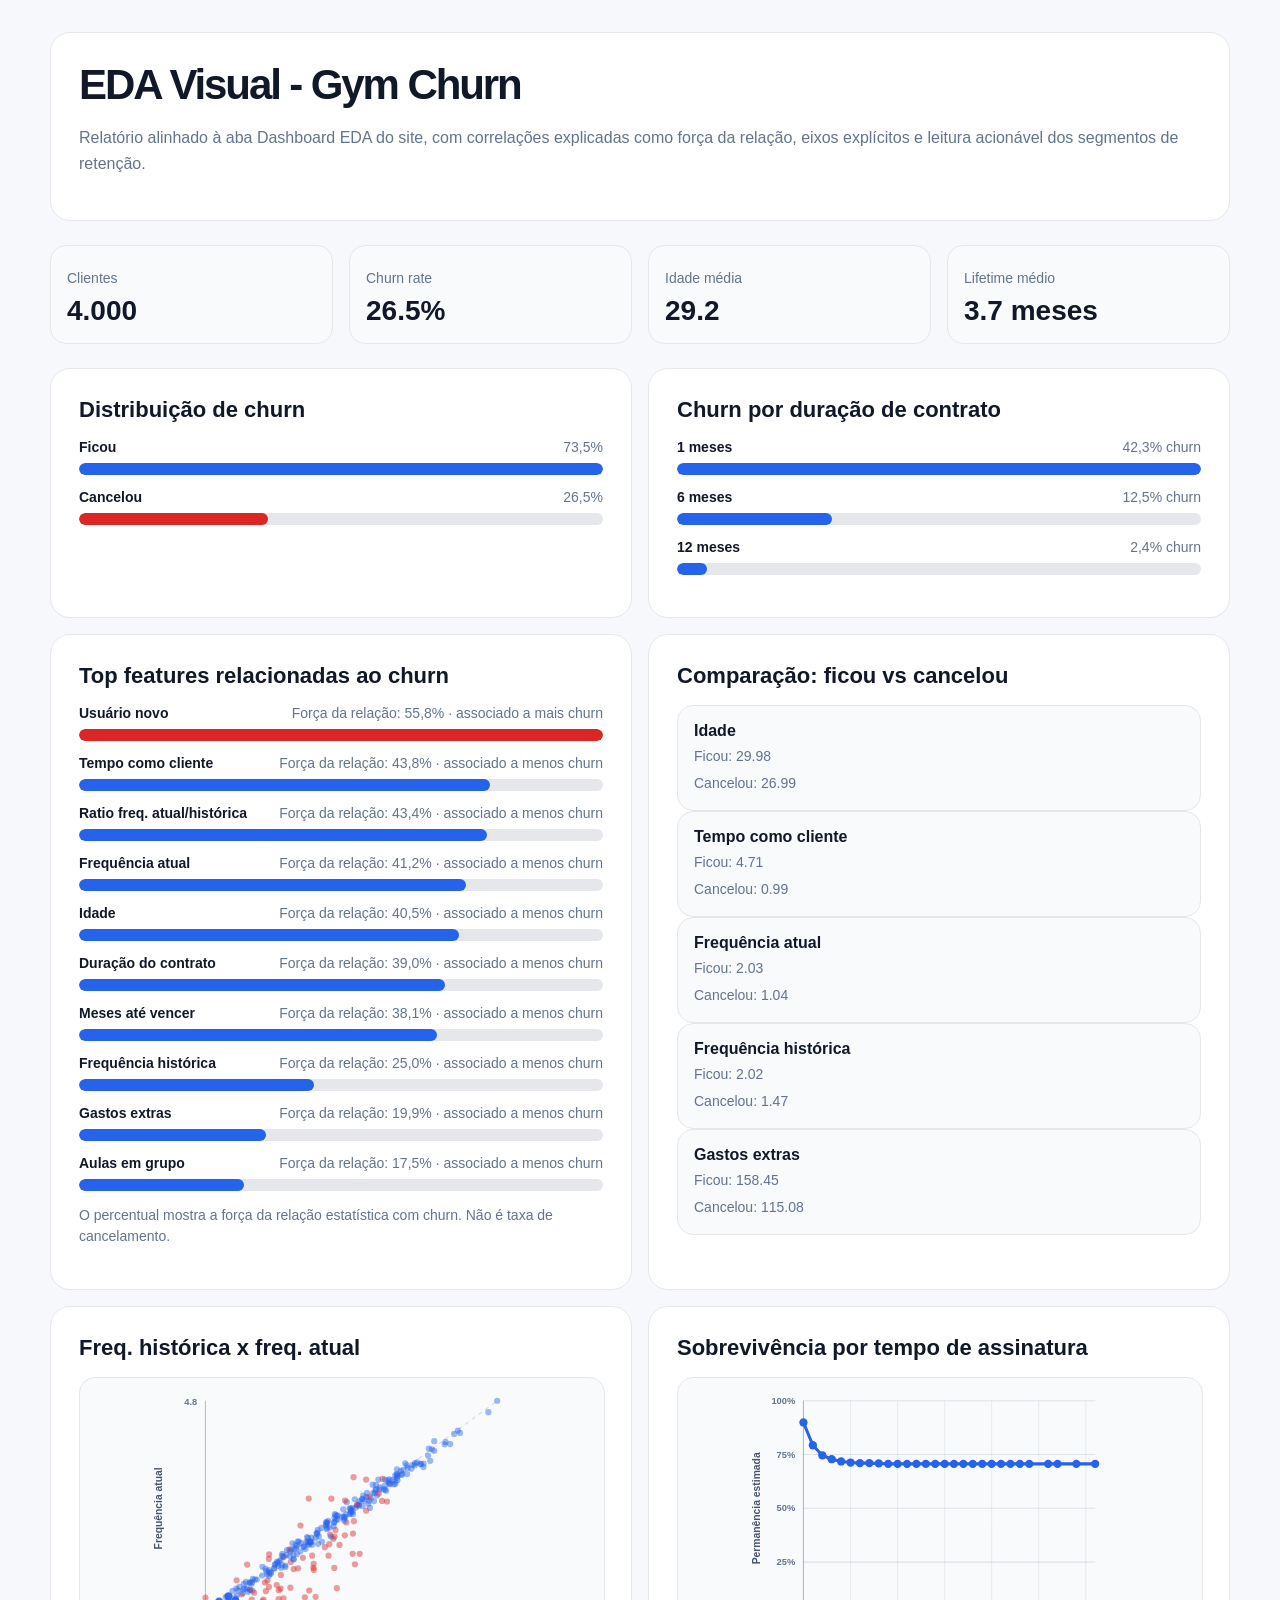
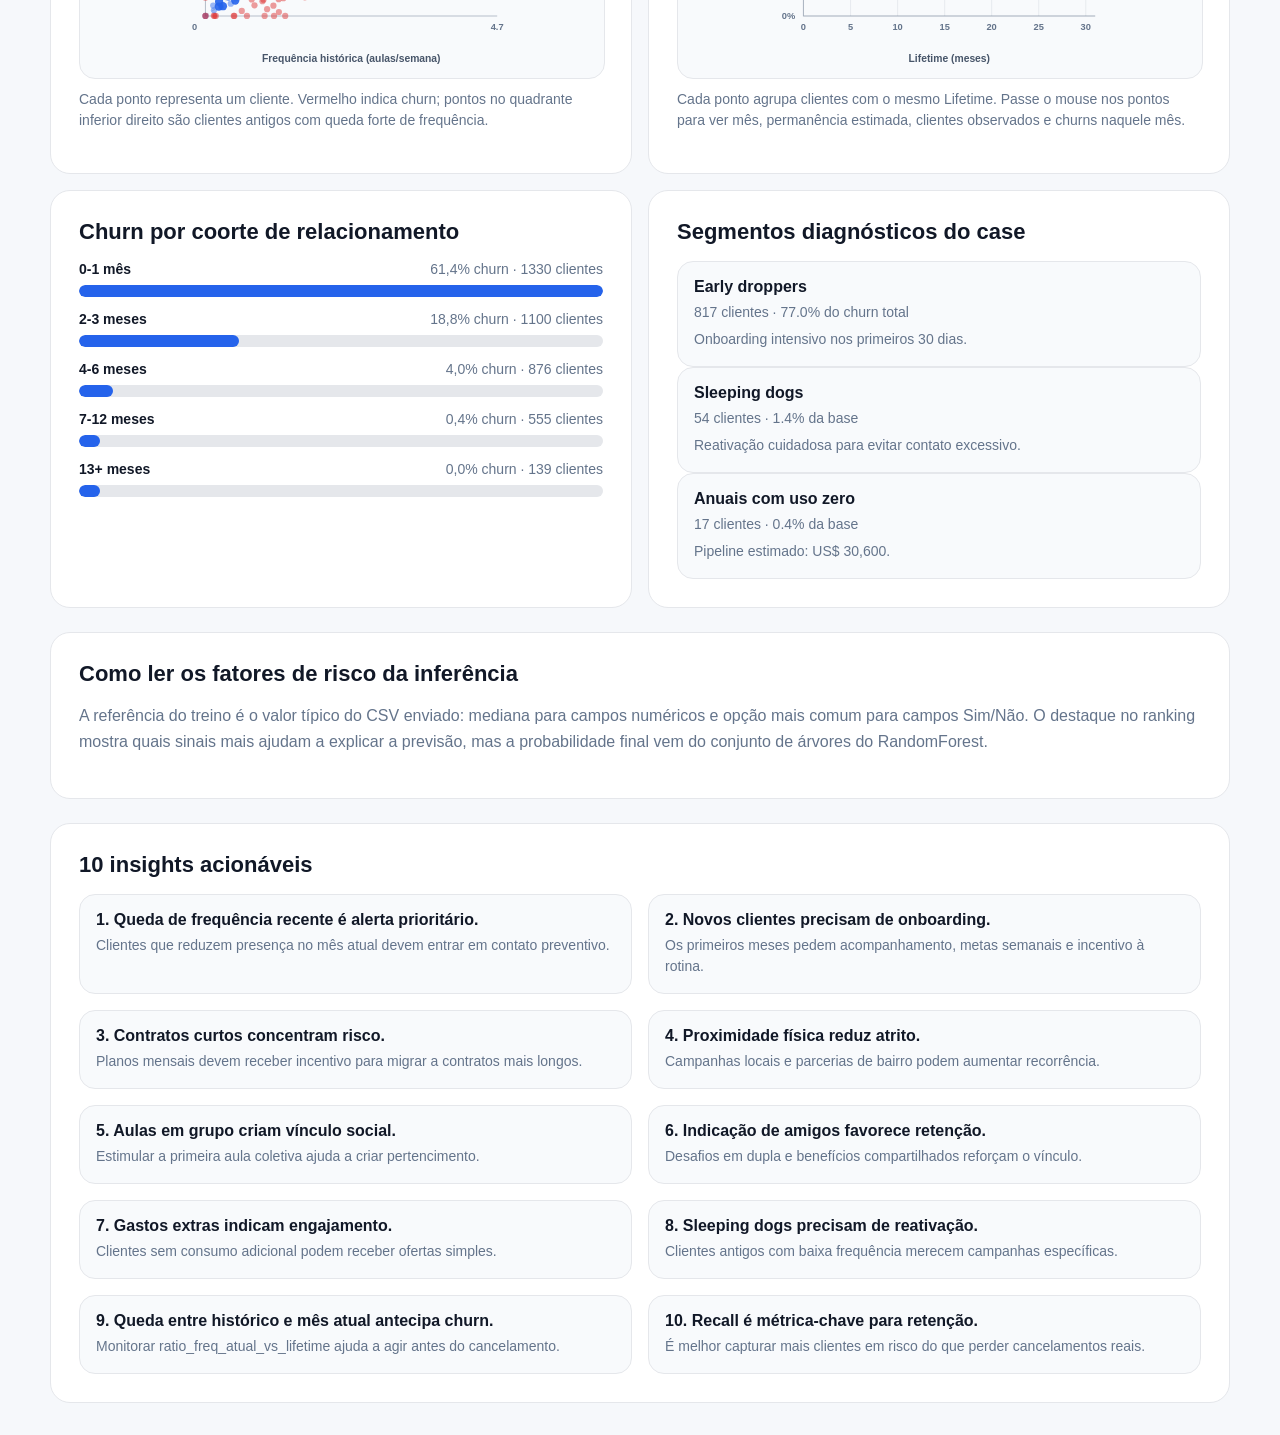
<file: notebooks/eda_churn_report.html>
<!doctype html>
<html lang="pt-BR">
<head>
<meta charset="utf-8" />
<meta name="viewport" content="width=device-width, initial-scale=1" />
<title>EDA Churn - Relatório Visual</title>
<style>
:root{--bg:#f6f8fb;--surface:#fff;--text:#111827;--muted:#64748b;--border:#e5e7eb;--brand:#2563eb;--high:#dc2626}
body{margin:0;padding:32px;background:var(--bg);color:var(--text);font-family:Inter,-apple-system,BlinkMacSystemFont,"Segoe UI",sans-serif}
main{max-width:1180px;margin:0 auto;display:grid;gap:24px}
.hero,.card{background:var(--surface);border:1px solid var(--border);border-radius:20px;padding:28px}
h1{margin:0 0 8px;font-size:42px;letter-spacing:-.05em}
h2{margin:0 0 16px;font-size:22px}
p{color:var(--muted);line-height:1.6}
.metrics,.grid,.insights{display:grid;grid-template-columns:repeat(4,minmax(0,1fr));gap:16px}
.grid{grid-template-columns:repeat(2,minmax(0,1fr))}
.metric,.compare-card,.insight{background:#f8fafc;border:1px solid var(--border);border-radius:16px;padding:16px}
.metric span,.insight span,.compare-card span,.caption{display:block;color:var(--muted);font-size:14px;margin-top:6px;line-height:1.5}
.metric strong{display:block;font-size:28px;margin-top:6px}
.bar-row{display:grid;gap:8px;margin-bottom:14px}
.bar-meta{display:flex;justify-content:space-between;gap:12px;color:var(--muted);font-size:14px}
.bar-meta strong{color:var(--text)}
.bar-track{height:12px;background:#e5e7eb;border-radius:999px;overflow:hidden}
.bar-fill{height:100%;border-radius:999px}
.plot-svg{width:100%;height:300px;background:#f8fafc;border:1px solid var(--border);border-radius:16px}
.axis-label{fill:#475569;font-size:10px;font-weight:800}
.axis-tick{fill:#64748b;font-size:9px;font-weight:700}
.insights{grid-template-columns:repeat(2,minmax(0,1fr))}
@media(max-width:800px){body{padding:16px}.metrics,.grid,.insights{grid-template-columns:1fr}h1{font-size:32px}}
</style>
</head>
<body>
<main>
<section class="hero"><h1>EDA Visual - Gym Churn</h1><p>Relatório alinhado à aba Dashboard EDA do site, com correlações explicadas como força da relação, eixos explícitos e leitura acionável dos segmentos de retenção.</p></section>
<section class="metrics"><div class="metric"><span>Clientes</span><strong>4.000</strong></div><div class="metric"><span>Churn rate</span><strong>26.5%</strong></div><div class="metric"><span>Idade média</span><strong>29.2</strong></div><div class="metric"><span>Lifetime médio</span><strong>3.7 meses</strong></div></section>
<section class="grid">
  <article class="card"><h2>Distribuição de churn</h2>
        <div class="bar-row">
          <div class="bar-meta"><strong>Ficou</strong><span>73,5%</span></div>
          <div class="bar-track"><div class="bar-fill" style="width:100.0%;background:#2563eb"></div></div>
        </div>

        <div class="bar-row">
          <div class="bar-meta"><strong>Cancelou</strong><span>26,5%</span></div>
          <div class="bar-track"><div class="bar-fill" style="width:36.1%;background:#dc2626"></div></div>
        </div></article>
  <article class="card"><h2>Churn por duração de contrato</h2>
        <div class="bar-row">
          <div class="bar-meta"><strong>1 meses</strong><span>42,3% churn</span></div>
          <div class="bar-track"><div class="bar-fill" style="width:100.0%;background:#2563eb"></div></div>
        </div>

        <div class="bar-row">
          <div class="bar-meta"><strong>6 meses</strong><span>12,5% churn</span></div>
          <div class="bar-track"><div class="bar-fill" style="width:29.5%;background:#2563eb"></div></div>
        </div>

        <div class="bar-row">
          <div class="bar-meta"><strong>12 meses</strong><span>2,4% churn</span></div>
          <div class="bar-track"><div class="bar-fill" style="width:5.7%;background:#2563eb"></div></div>
        </div></article>
  <article class="card"><h2>Top features relacionadas ao churn</h2>
        <div class="bar-row">
          <div class="bar-meta"><strong>Usuário novo</strong><span>Força da relação: 55,8% · associado a mais churn</span></div>
          <div class="bar-track"><div class="bar-fill" style="width:100.0%;background:#dc2626"></div></div>
        </div>

        <div class="bar-row">
          <div class="bar-meta"><strong>Tempo como cliente</strong><span>Força da relação: 43,8% · associado a menos churn</span></div>
          <div class="bar-track"><div class="bar-fill" style="width:78.5%;background:#2563eb"></div></div>
        </div>

        <div class="bar-row">
          <div class="bar-meta"><strong>Ratio freq. atual/histórica</strong><span>Força da relação: 43,4% · associado a menos churn</span></div>
          <div class="bar-track"><div class="bar-fill" style="width:77.8%;background:#2563eb"></div></div>
        </div>

        <div class="bar-row">
          <div class="bar-meta"><strong>Frequência atual</strong><span>Força da relação: 41,2% · associado a menos churn</span></div>
          <div class="bar-track"><div class="bar-fill" style="width:73.9%;background:#2563eb"></div></div>
        </div>

        <div class="bar-row">
          <div class="bar-meta"><strong>Idade</strong><span>Força da relação: 40,5% · associado a menos churn</span></div>
          <div class="bar-track"><div class="bar-fill" style="width:72.5%;background:#2563eb"></div></div>
        </div>

        <div class="bar-row">
          <div class="bar-meta"><strong>Duração do contrato</strong><span>Força da relação: 39,0% · associado a menos churn</span></div>
          <div class="bar-track"><div class="bar-fill" style="width:69.9%;background:#2563eb"></div></div>
        </div>

        <div class="bar-row">
          <div class="bar-meta"><strong>Meses até vencer</strong><span>Força da relação: 38,1% · associado a menos churn</span></div>
          <div class="bar-track"><div class="bar-fill" style="width:68.3%;background:#2563eb"></div></div>
        </div>

        <div class="bar-row">
          <div class="bar-meta"><strong>Frequência histórica</strong><span>Força da relação: 25,0% · associado a menos churn</span></div>
          <div class="bar-track"><div class="bar-fill" style="width:44.8%;background:#2563eb"></div></div>
        </div>

        <div class="bar-row">
          <div class="bar-meta"><strong>Gastos extras</strong><span>Força da relação: 19,9% · associado a menos churn</span></div>
          <div class="bar-track"><div class="bar-fill" style="width:35.6%;background:#2563eb"></div></div>
        </div>

        <div class="bar-row">
          <div class="bar-meta"><strong>Aulas em grupo</strong><span>Força da relação: 17,5% · associado a menos churn</span></div>
          <div class="bar-track"><div class="bar-fill" style="width:31.4%;background:#2563eb"></div></div>
        </div><p class="caption">O percentual mostra a força da relação estatística com churn. Não é taxa de cancelamento.</p></article>
  <article class="card"><h2>Comparação: ficou vs cancelou</h2><div class="compare-card"><strong>Idade</strong><span>Ficou: 29.98</span><span>Cancelou: 26.99</span></div><div class="compare-card"><strong>Tempo como cliente</strong><span>Ficou: 4.71</span><span>Cancelou: 0.99</span></div><div class="compare-card"><strong>Frequência atual</strong><span>Ficou: 2.03</span><span>Cancelou: 1.04</span></div><div class="compare-card"><strong>Frequência histórica</strong><span>Ficou: 2.02</span><span>Cancelou: 1.47</span></div><div class="compare-card"><strong>Gastos extras</strong><span>Ficou: 158.45</span><span>Cancelou: 115.08</span></div></article>
  <article class="card"><h2>Freq. histórica x freq. atual</h2>
    <svg viewBox="0 0 380 290" class="plot-svg" role="img" aria-label="Frequência histórica versus frequência atual">
      <path d="M58 22 V230 H340" fill="none" stroke="#64748b" opacity=".45"/>
      <line x1="58" y1="230" x2="340" y2="22" stroke="#64748b" stroke-dasharray="4 4" opacity=".25"/>
      <text x="199.0" y="275" text-anchor="middle" class="axis-label">Frequência histórica (aulas/semana)</text>
      <text x="16" y="126.0" text-anchor="middle" transform="rotate(-90 16 126.0)" class="axis-label">Frequência atual</text>
      <text x="50" y="244" text-anchor="end" class="axis-tick">0</text>
      <text x="340" y="244" text-anchor="middle" class="axis-tick">4.7</text>
      <text x="50" y="26" text-anchor="end" class="axis-tick">4.8</text>
      <circle cx="142.1" cy="159.8" r="3" fill="#2563eb" opacity="0.45"><title>Histórica: 1.40 aulas/semana | Atual: 1.61 aulas/semana | Churn: 0</title></circle><circle cx="113.1" cy="182.5" r="3" fill="#2563eb" opacity="0.45"><title>Histórica: 0.92 aulas/semana | Atual: 1.09 aulas/semana | Churn: 0</title></circle><circle cx="231.6" cy="107.7" r="3" fill="#2563eb" opacity="0.45"><title>Histórica: 2.89 aulas/semana | Atual: 2.81 aulas/semana | Churn: 0</title></circle><circle cx="185.9" cy="136.7" r="3" fill="#2563eb" opacity="0.45"><title>Histórica: 2.13 aulas/semana | Atual: 2.15 aulas/semana | Churn: 0</title></circle><circle cx="157.2" cy="154.5" r="3" fill="#2563eb" opacity="0.45"><title>Histórica: 1.65 aulas/semana | Atual: 1.74 aulas/semana | Churn: 0</title></circle><circle cx="161.2" cy="171.8" r="3" fill="#dc2626" opacity="0.45"><title>Histórica: 1.72 aulas/semana | Atual: 1.34 aulas/semana | Churn: 1</title></circle><circle cx="174.3" cy="142.6" r="3" fill="#2563eb" opacity="0.45"><title>Histórica: 1.94 aulas/semana | Atual: 2.01 aulas/semana | Churn: 0</title></circle><circle cx="200.6" cy="150.4" r="3" fill="#dc2626" opacity="0.45"><title>Histórica: 2.38 aulas/semana | Atual: 1.83 aulas/semana | Churn: 1</title></circle><circle cx="150.3" cy="159.7" r="3" fill="#2563eb" opacity="0.45"><title>Histórica: 1.54 aulas/semana | Atual: 1.62 aulas/semana | Churn: 0</title></circle><circle cx="152.2" cy="173.8" r="3" fill="#dc2626" opacity="0.45"><title>Histórica: 1.57 aulas/semana | Atual: 1.29 aulas/semana | Churn: 1</title></circle><circle cx="93.0" cy="209.1" r="3" fill="#dc2626" opacity="0.45"><title>Histórica: 0.58 aulas/semana | Atual: 0.48 aulas/semana | Churn: 1</title></circle><circle cx="230.4" cy="107.8" r="3" fill="#2563eb" opacity="0.45"><title>Histórica: 2.87 aulas/semana | Atual: 2.81 aulas/semana | Churn: 0</title></circle><circle cx="87.3" cy="213.0" r="3" fill="#2563eb" opacity="0.45"><title>Histórica: 0.49 aulas/semana | Atual: 0.39 aulas/semana | Churn: 0</title></circle><circle cx="118.0" cy="195.8" r="3" fill="#dc2626" opacity="0.45"><title>Histórica: 1.00 aulas/semana | Atual: 0.79 aulas/semana | Churn: 1</title></circle><circle cx="225.1" cy="98.2" r="3" fill="#2563eb" opacity="0.45"><title>Histórica: 2.78 aulas/semana | Atual: 3.03 aulas/semana | Churn: 0</title></circle><circle cx="200.3" cy="170.0" r="3" fill="#dc2626" opacity="0.45"><title>Histórica: 2.37 aulas/semana | Atual: 1.38 aulas/semana | Churn: 1</title></circle><circle cx="130.9" cy="190.4" r="3" fill="#dc2626" opacity="0.45"><title>Histórica: 1.21 aulas/semana | Atual: 0.91 aulas/semana | Churn: 1</title></circle><circle cx="182.6" cy="183.6" r="3" fill="#dc2626" opacity="0.45"><title>Histórica: 2.08 aulas/semana | Atual: 1.07 aulas/semana | Churn: 1</title></circle><circle cx="90.8" cy="202.0" r="3" fill="#2563eb" opacity="0.45"><title>Histórica: 0.55 aulas/semana | Atual: 0.64 aulas/semana | Churn: 0</title></circle><circle cx="177.0" cy="171.8" r="3" fill="#dc2626" opacity="0.45"><title>Histórica: 1.98 aulas/semana | Atual: 1.34 aulas/semana | Churn: 1</title></circle><circle cx="247.6" cy="93.7" r="3" fill="#2563eb" opacity="0.45"><title>Histórica: 3.16 aulas/semana | Atual: 3.14 aulas/semana | Churn: 0</title></circle><circle cx="156.7" cy="158.5" r="3" fill="#2563eb" opacity="0.45"><title>Histórica: 1.64 aulas/semana | Atual: 1.65 aulas/semana | Churn: 0</title></circle><circle cx="147.2" cy="158.1" r="3" fill="#2563eb" opacity="0.45"><title>Histórica: 1.49 aulas/semana | Atual: 1.65 aulas/semana | Churn: 0</title></circle><circle cx="139.6" cy="172.3" r="3" fill="#2563eb" opacity="0.45"><title>Histórica: 1.36 aulas/semana | Atual: 1.33 aulas/semana | Churn: 0</title></circle><circle cx="132.2" cy="180.8" r="3" fill="#2563eb" opacity="0.45"><title>Histórica: 1.24 aulas/semana | Atual: 1.13 aulas/semana | Churn: 0</title></circle><circle cx="121.3" cy="187.9" r="3" fill="#2563eb" opacity="0.45"><title>Histórica: 1.06 aulas/semana | Atual: 0.97 aulas/semana | Churn: 0</title></circle><circle cx="178.6" cy="151.4" r="3" fill="#dc2626" opacity="0.45"><title>Histórica: 2.01 aulas/semana | Atual: 1.81 aulas/semana | Churn: 1</title></circle><circle cx="268.8" cy="82.7" r="3" fill="#2563eb" opacity="0.45"><title>Histórica: 3.51 aulas/semana | Atual: 3.39 aulas/semana | Churn: 0</title></circle><circle cx="160.5" cy="154.4" r="3" fill="#2563eb" opacity="0.45"><title>Histórica: 1.71 aulas/semana | Atual: 1.74 aulas/semana | Churn: 0</title></circle><circle cx="183.1" cy="131.6" r="3" fill="#2563eb" opacity="0.45"><title>Histórica: 2.08 aulas/semana | Atual: 2.26 aulas/semana | Churn: 0</title></circle><circle cx="119.7" cy="187.9" r="3" fill="#2563eb" opacity="0.45"><title>Histórica: 1.03 aulas/semana | Atual: 0.97 aulas/semana | Churn: 0</title></circle><circle cx="144.0" cy="165.3" r="3" fill="#2563eb" opacity="0.45"><title>Histórica: 1.43 aulas/semana | Atual: 1.49 aulas/semana | Churn: 0</title></circle><circle cx="181.6" cy="155.4" r="3" fill="#dc2626" opacity="0.45"><title>Histórica: 2.06 aulas/semana | Atual: 1.72 aulas/semana | Churn: 1</title></circle><circle cx="215.5" cy="121.5" r="3" fill="#2563eb" opacity="0.45"><title>Histórica: 2.62 aulas/semana | Atual: 2.50 aulas/semana | Churn: 0</title></circle><circle cx="252.6" cy="84.4" r="3" fill="#2563eb" opacity="0.45"><title>Histórica: 3.24 aulas/semana | Atual: 3.35 aulas/semana | Churn: 0</title></circle><circle cx="119.2" cy="185.8" r="3" fill="#2563eb" opacity="0.45"><title>Histórica: 1.02 aulas/semana | Atual: 1.02 aulas/semana | Churn: 0</title></circle><circle cx="119.6" cy="170.5" r="3" fill="#dc2626" opacity="0.45"><title>Histórica: 1.03 aulas/semana | Atual: 1.37 aulas/semana | Churn: 1</title></circle><circle cx="89.3" cy="205.3" r="3" fill="#2563eb" opacity="0.45"><title>Histórica: 0.52 aulas/semana | Atual: 0.57 aulas/semana | Churn: 0</title></circle><circle cx="113.1" cy="215.8" r="3" fill="#dc2626" opacity="0.45"><title>Histórica: 0.92 aulas/semana | Atual: 0.33 aulas/semana | Churn: 1</title></circle><circle cx="175.5" cy="144.8" r="3" fill="#2563eb" opacity="0.45"><title>Histórica: 1.96 aulas/semana | Atual: 1.96 aulas/semana | Churn: 0</title></circle><circle cx="185.0" cy="203.2" r="3" fill="#dc2626" opacity="0.45"><title>Histórica: 2.12 aulas/semana | Atual: 0.62 aulas/semana | Churn: 1</title></circle><circle cx="226.1" cy="107.9" r="3" fill="#2563eb" opacity="0.45"><title>Histórica: 2.80 aulas/semana | Atual: 2.81 aulas/semana | Churn: 0</title></circle><circle cx="203.5" cy="125.2" r="3" fill="#2563eb" opacity="0.45"><title>Histórica: 2.42 aulas/semana | Atual: 2.41 aulas/semana | Churn: 0</title></circle><circle cx="194.2" cy="139.6" r="3" fill="#dc2626" opacity="0.45"><title>Histórica: 2.27 aulas/semana | Atual: 2.08 aulas/semana | Churn: 1</title></circle><circle cx="302.0" cy="50.8" r="3" fill="#2563eb" opacity="0.45"><title>Histórica: 4.07 aulas/semana | Atual: 4.12 aulas/semana | Churn: 0</title></circle><circle cx="201.5" cy="138.4" r="3" fill="#dc2626" opacity="0.45"><title>Histórica: 2.39 aulas/semana | Atual: 2.11 aulas/semana | Churn: 1</title></circle><circle cx="100.9" cy="197.9" r="3" fill="#2563eb" opacity="0.45"><title>Histórica: 0.71 aulas/semana | Atual: 0.74 aulas/semana | Churn: 0</title></circle><circle cx="160.5" cy="158.2" r="3" fill="#2563eb" opacity="0.45"><title>Histórica: 1.71 aulas/semana | Atual: 1.65 aulas/semana | Churn: 0</title></circle><circle cx="194.6" cy="120.0" r="3" fill="#2563eb" opacity="0.45"><title>Histórica: 2.28 aulas/semana | Atual: 2.53 aulas/semana | Churn: 0</title></circle><circle cx="226.6" cy="105.8" r="3" fill="#2563eb" opacity="0.45"><title>Histórica: 2.81 aulas/semana | Atual: 2.86 aulas/semana | Churn: 0</title></circle><circle cx="101.0" cy="204.9" r="3" fill="#2563eb" opacity="0.45"><title>Histórica: 0.72 aulas/semana | Atual: 0.58 aulas/semana | Churn: 0</title></circle><circle cx="185.8" cy="132.7" r="3" fill="#2563eb" opacity="0.45"><title>Histórica: 2.13 aulas/semana | Atual: 2.24 aulas/semana | Churn: 0</title></circle><circle cx="244.1" cy="94.6" r="3" fill="#2563eb" opacity="0.45"><title>Histórica: 3.10 aulas/semana | Atual: 3.12 aulas/semana | Churn: 0</title></circle><circle cx="84.2" cy="205.7" r="3" fill="#2563eb" opacity="0.45"><title>Histórica: 0.44 aulas/semana | Atual: 0.56 aulas/semana | Churn: 0</title></circle><circle cx="200.4" cy="129.0" r="3" fill="#2563eb" opacity="0.45"><title>Histórica: 2.37 aulas/semana | Atual: 2.32 aulas/semana | Churn: 0</title></circle><circle cx="102.7" cy="214.1" r="3" fill="#dc2626" opacity="0.45"><title>Histórica: 0.74 aulas/semana | Atual: 0.37 aulas/semana | Churn: 1</title></circle><circle cx="198.9" cy="129.0" r="3" fill="#2563eb" opacity="0.45"><title>Histórica: 2.35 aulas/semana | Atual: 2.32 aulas/semana | Churn: 0</title></circle><circle cx="187.6" cy="161.4" r="3" fill="#dc2626" opacity="0.45"><title>Histórica: 2.16 aulas/semana | Atual: 1.58 aulas/semana | Churn: 1</title></circle><circle cx="222.9" cy="103.2" r="3" fill="#2563eb" opacity="0.45"><title>Histórica: 2.75 aulas/semana | Atual: 2.92 aulas/semana | Churn: 0</title></circle><circle cx="166.9" cy="160.3" r="3" fill="#2563eb" opacity="0.45"><title>Histórica: 1.82 aulas/semana | Atual: 1.60 aulas/semana | Churn: 0</title></circle><circle cx="231.4" cy="104.1" r="3" fill="#2563eb" opacity="0.45"><title>Histórica: 2.89 aulas/semana | Atual: 2.90 aulas/semana | Churn: 0</title></circle><circle cx="220.2" cy="111.0" r="3" fill="#2563eb" opacity="0.45"><title>Histórica: 2.70 aulas/semana | Atual: 2.74 aulas/semana | Churn: 0</title></circle><circle cx="149.7" cy="167.7" r="3" fill="#2563eb" opacity="0.45"><title>Histórica: 1.53 aulas/semana | Atual: 1.43 aulas/semana | Churn: 0</title></circle><circle cx="58.0" cy="230.0" r="3" fill="#dc2626" opacity="0.45"><title>Histórica: 0.00 aulas/semana | Atual: 0.00 aulas/semana | Churn: 1</title></circle><circle cx="217.0" cy="125.6" r="3" fill="#2563eb" opacity="0.45"><title>Histórica: 2.65 aulas/semana | Atual: 2.40 aulas/semana | Churn: 0</title></circle><circle cx="290.1" cy="61.8" r="3" fill="#2563eb" opacity="0.45"><title>Histórica: 3.87 aulas/semana | Atual: 3.87 aulas/semana | Churn: 0</title></circle><circle cx="229.3" cy="97.6" r="3" fill="#dc2626" opacity="0.45"><title>Histórica: 2.85 aulas/semana | Atual: 3.05 aulas/semana | Churn: 1</title></circle><circle cx="119.4" cy="191.2" r="3" fill="#2563eb" opacity="0.45"><title>Histórica: 1.02 aulas/semana | Atual: 0.89 aulas/semana | Churn: 0</title></circle><circle cx="183.8" cy="132.6" r="3" fill="#2563eb" opacity="0.45"><title>Histórica: 2.10 aulas/semana | Atual: 2.24 aulas/semana | Churn: 0</title></circle><circle cx="176.7" cy="138.0" r="3" fill="#2563eb" opacity="0.45"><title>Histórica: 1.98 aulas/semana | Atual: 2.12 aulas/semana | Churn: 0</title></circle><circle cx="93.1" cy="225.2" r="3" fill="#dc2626" opacity="0.45"><title>Histórica: 0.59 aulas/semana | Atual: 0.11 aulas/semana | Churn: 1</title></circle><circle cx="193.0" cy="134.8" r="3" fill="#2563eb" opacity="0.45"><title>Histórica: 2.25 aulas/semana | Atual: 2.19 aulas/semana | Churn: 0</title></circle><circle cx="107.6" cy="194.8" r="3" fill="#2563eb" opacity="0.45"><title>Histórica: 0.83 aulas/semana | Atual: 0.81 aulas/semana | Churn: 0</title></circle><circle cx="124.4" cy="184.0" r="3" fill="#2563eb" opacity="0.45"><title>Histórica: 1.11 aulas/semana | Atual: 1.06 aulas/semana | Churn: 0</title></circle><circle cx="234.7" cy="99.0" r="3" fill="#2563eb" opacity="0.45"><title>Histórica: 2.94 aulas/semana | Atual: 3.01 aulas/semana | Churn: 0</title></circle><circle cx="136.2" cy="171.2" r="3" fill="#2563eb" opacity="0.45"><title>Histórica: 1.30 aulas/semana | Atual: 1.35 aulas/semana | Churn: 0</title></circle><circle cx="141.1" cy="165.7" r="3" fill="#2563eb" opacity="0.45"><title>Histórica: 1.39 aulas/semana | Atual: 1.48 aulas/semana | Churn: 0</title></circle><circle cx="99.2" cy="206.7" r="3" fill="#2563eb" opacity="0.45"><title>Histórica: 0.69 aulas/semana | Atual: 0.54 aulas/semana | Churn: 0</title></circle><circle cx="126.9" cy="200.2" r="3" fill="#dc2626" opacity="0.45"><title>Histórica: 1.15 aulas/semana | Atual: 0.69 aulas/semana | Churn: 1</title></circle><circle cx="252.9" cy="92.9" r="3" fill="#2563eb" opacity="0.45"><title>Histórica: 3.25 aulas/semana | Atual: 3.15 aulas/semana | Churn: 0</title></circle><circle cx="146.6" cy="162.5" r="3" fill="#2563eb" opacity="0.45"><title>Histórica: 1.48 aulas/semana | Atual: 1.55 aulas/semana | Churn: 0</title></circle><circle cx="125.1" cy="180.4" r="3" fill="#2563eb" opacity="0.45"><title>Histórica: 1.12 aulas/semana | Atual: 1.14 aulas/semana | Churn: 0</title></circle><circle cx="139.1" cy="165.7" r="3" fill="#dc2626" opacity="0.45"><title>Histórica: 1.35 aulas/semana | Atual: 1.48 aulas/semana | Churn: 1</title></circle><circle cx="167.6" cy="153.1" r="3" fill="#2563eb" opacity="0.45"><title>Histórica: 1.83 aulas/semana | Atual: 1.77 aulas/semana | Churn: 0</title></circle><circle cx="243.2" cy="96.4" r="3" fill="#2563eb" opacity="0.45"><title>Histórica: 3.09 aulas/semana | Atual: 3.07 aulas/semana | Churn: 0</title></circle><circle cx="86.8" cy="215.2" r="4" fill="#2563eb" opacity="0.9"><title>Histórica: 0.48 aulas/semana | Atual: 0.34 aulas/semana | Churn: 0</title></circle><circle cx="241.5" cy="100.0" r="3" fill="#2563eb" opacity="0.45"><title>Histórica: 3.06 aulas/semana | Atual: 2.99 aulas/semana | Churn: 0</title></circle><circle cx="198.7" cy="127.7" r="3" fill="#2563eb" opacity="0.45"><title>Histórica: 2.34 aulas/semana | Atual: 2.35 aulas/semana | Churn: 0</title></circle><circle cx="127.3" cy="177.5" r="3" fill="#2563eb" opacity="0.45"><title>Histórica: 1.16 aulas/semana | Atual: 1.21 aulas/semana | Churn: 0</title></circle><circle cx="140.1" cy="202.7" r="3" fill="#dc2626" opacity="0.45"><title>Histórica: 1.37 aulas/semana | Atual: 0.63 aulas/semana | Churn: 1</title></circle><circle cx="222.9" cy="107.4" r="3" fill="#2563eb" opacity="0.45"><title>Histórica: 2.75 aulas/semana | Atual: 2.82 aulas/semana | Churn: 0</title></circle><circle cx="80.3" cy="212.0" r="3" fill="#2563eb" opacity="0.45"><title>Histórica: 0.37 aulas/semana | Atual: 0.41 aulas/semana | Churn: 0</title></circle><circle cx="204.5" cy="122.6" r="3" fill="#2563eb" opacity="0.45"><title>Histórica: 2.44 aulas/semana | Atual: 2.47 aulas/semana | Churn: 0</title></circle><circle cx="201.2" cy="95.9" r="3" fill="#dc2626" opacity="0.45"><title>Histórica: 2.39 aulas/semana | Atual: 3.09 aulas/semana | Churn: 1</title></circle><circle cx="158.3" cy="205.5" r="3" fill="#dc2626" opacity="0.45"><title>Histórica: 1.67 aulas/semana | Atual: 0.56 aulas/semana | Churn: 1</title></circle><circle cx="173.4" cy="163.5" r="3" fill="#dc2626" opacity="0.45"><title>Histórica: 1.92 aulas/semana | Atual: 1.53 aulas/semana | Churn: 1</title></circle><circle cx="340.0" cy="22.0" r="3" fill="#2563eb" opacity="0.45"><title>Histórica: 4.70 aulas/semana | Atual: 4.79 aulas/semana | Churn: 0</title></circle><circle cx="112.8" cy="190.9" r="3" fill="#2563eb" opacity="0.45"><title>Histórica: 0.91 aulas/semana | Atual: 0.90 aulas/semana | Churn: 0</title></circle><circle cx="154.7" cy="165.2" r="3" fill="#2563eb" opacity="0.45"><title>Histórica: 1.61 aulas/semana | Atual: 1.49 aulas/semana | Churn: 0</title></circle><circle cx="200.5" cy="131.6" r="3" fill="#2563eb" opacity="0.45"><title>Histórica: 2.37 aulas/semana | Atual: 2.27 aulas/semana | Churn: 0</title></circle><circle cx="73.0" cy="221.2" r="3" fill="#2563eb" opacity="0.45"><title>Histórica: 0.25 aulas/semana | Atual: 0.20 aulas/semana | Churn: 0</title></circle><circle cx="243.1" cy="88.3" r="3" fill="#2563eb" opacity="0.45"><title>Histórica: 3.08 aulas/semana | Atual: 3.26 aulas/semana | Churn: 0</title></circle><circle cx="103.0" cy="197.1" r="3" fill="#2563eb" opacity="0.45"><title>Histórica: 0.75 aulas/semana | Atual: 0.76 aulas/semana | Churn: 0</title></circle><circle cx="58.0" cy="230.0" r="3" fill="#2563eb" opacity="0.45"><title>Histórica: 0.00 aulas/semana | Atual: 0.00 aulas/semana | Churn: 0</title></circle><circle cx="116.8" cy="186.7" r="3" fill="#2563eb" opacity="0.45"><title>Histórica: 0.98 aulas/semana | Atual: 1.00 aulas/semana | Churn: 0</title></circle><circle cx="199.7" cy="125.5" r="3" fill="#2563eb" opacity="0.45"><title>Histórica: 2.36 aulas/semana | Atual: 2.41 aulas/semana | Churn: 0</title></circle><circle cx="243.0" cy="93.6" r="3" fill="#2563eb" opacity="0.45"><title>Histórica: 3.08 aulas/semana | Atual: 3.14 aulas/semana | Churn: 0</title></circle><circle cx="275.3" cy="80.1" r="3" fill="#2563eb" opacity="0.45"><title>Histórica: 3.62 aulas/semana | Atual: 3.45 aulas/semana | Churn: 0</title></circle><circle cx="231.6" cy="98.2" r="3" fill="#2563eb" opacity="0.45"><title>Histórica: 2.89 aulas/semana | Atual: 3.03 aulas/semana | Churn: 0</title></circle><circle cx="77.5" cy="211.7" r="3" fill="#2563eb" opacity="0.45"><title>Histórica: 0.32 aulas/semana | Atual: 0.42 aulas/semana | Churn: 0</title></circle><circle cx="65.5" cy="220.0" r="3" fill="#2563eb" opacity="0.45"><title>Histórica: 0.13 aulas/semana | Atual: 0.23 aulas/semana | Churn: 0</title></circle><circle cx="133.3" cy="173.0" r="3" fill="#dc2626" opacity="0.45"><title>Histórica: 1.25 aulas/semana | Atual: 1.31 aulas/semana | Churn: 1</title></circle><circle cx="157.2" cy="160.8" r="3" fill="#2563eb" opacity="0.45"><title>Histórica: 1.65 aulas/semana | Atual: 1.59 aulas/semana | Churn: 0</title></circle><circle cx="220.9" cy="119.0" r="3" fill="#2563eb" opacity="0.45"><title>Histórica: 2.72 aulas/semana | Atual: 2.55 aulas/semana | Churn: 0</title></circle><circle cx="128.9" cy="205.1" r="3" fill="#dc2626" opacity="0.45"><title>Histórica: 1.18 aulas/semana | Atual: 0.57 aulas/semana | Churn: 1</title></circle><circle cx="331.5" cy="33.0" r="3" fill="#2563eb" opacity="0.45"><title>Histórica: 4.56 aulas/semana | Atual: 4.53 aulas/semana | Churn: 0</title></circle><circle cx="124.3" cy="230.0" r="3" fill="#dc2626" opacity="0.45"><title>Histórica: 1.10 aulas/semana | Atual: 0.00 aulas/semana | Churn: 1</title></circle><circle cx="71.2" cy="216.3" r="4" fill="#2563eb" opacity="0.9"><title>Histórica: 0.22 aulas/semana | Atual: 0.31 aulas/semana | Churn: 0</title></circle><circle cx="152.8" cy="163.2" r="3" fill="#2563eb" opacity="0.45"><title>Histórica: 1.58 aulas/semana | Atual: 1.54 aulas/semana | Churn: 0</title></circle><circle cx="143.1" cy="170.8" r="3" fill="#2563eb" opacity="0.45"><title>Histórica: 1.42 aulas/semana | Atual: 1.36 aulas/semana | Churn: 0</title></circle><circle cx="149.9" cy="142.6" r="3" fill="#dc2626" opacity="0.45"><title>Histórica: 1.53 aulas/semana | Atual: 2.01 aulas/semana | Churn: 1</title></circle><circle cx="223.9" cy="113.5" r="3" fill="#2563eb" opacity="0.45"><title>Histórica: 2.76 aulas/semana | Atual: 2.68 aulas/semana | Churn: 0</title></circle><circle cx="155.4" cy="158.5" r="3" fill="#2563eb" opacity="0.45"><title>Histórica: 1.62 aulas/semana | Atual: 1.64 aulas/semana | Churn: 0</title></circle><circle cx="165.4" cy="150.1" r="3" fill="#2563eb" opacity="0.45"><title>Histórica: 1.79 aulas/semana | Atual: 1.84 aulas/semana | Churn: 0</title></circle><circle cx="101.1" cy="204.5" r="3" fill="#dc2626" opacity="0.45"><title>Histórica: 0.72 aulas/semana | Atual: 0.59 aulas/semana | Churn: 1</title></circle><circle cx="213.6" cy="115.2" r="3" fill="#2563eb" opacity="0.45"><title>Histórica: 2.59 aulas/semana | Atual: 2.64 aulas/semana | Churn: 0</title></circle><circle cx="209.2" cy="117.2" r="3" fill="#2563eb" opacity="0.45"><title>Histórica: 2.52 aulas/semana | Atual: 2.60 aulas/semana | Churn: 0</title></circle><circle cx="177.9" cy="144.5" r="3" fill="#2563eb" opacity="0.45"><title>Histórica: 2.00 aulas/semana | Atual: 1.97 aulas/semana | Churn: 0</title></circle><circle cx="210.0" cy="116.9" r="3" fill="#2563eb" opacity="0.45"><title>Histórica: 2.53 aulas/semana | Atual: 2.60 aulas/semana | Churn: 0</title></circle><circle cx="241.5" cy="94.2" r="3" fill="#2563eb" opacity="0.45"><title>Histórica: 3.06 aulas/semana | Atual: 3.12 aulas/semana | Churn: 0</title></circle><circle cx="66.8" cy="230.0" r="3" fill="#dc2626" opacity="0.45"><title>Histórica: 0.15 aulas/semana | Atual: 0.00 aulas/semana | Churn: 1</title></circle><circle cx="94.9" cy="204.2" r="3" fill="#2563eb" opacity="0.45"><title>Histórica: 0.61 aulas/semana | Atual: 0.59 aulas/semana | Churn: 0</title></circle><circle cx="182.3" cy="139.8" r="3" fill="#2563eb" opacity="0.45"><title>Histórica: 2.07 aulas/semana | Atual: 2.08 aulas/semana | Churn: 0</title></circle><circle cx="206.1" cy="122.3" r="3" fill="#2563eb" opacity="0.45"><title>Histórica: 2.47 aulas/semana | Atual: 2.48 aulas/semana | Churn: 0</title></circle><circle cx="193.0" cy="118.5" r="3" fill="#dc2626" opacity="0.45"><title>Histórica: 2.25 aulas/semana | Atual: 2.57 aulas/semana | Churn: 1</title></circle><circle cx="258.2" cy="83.9" r="3" fill="#2563eb" opacity="0.45"><title>Histórica: 3.34 aulas/semana | Atual: 3.36 aulas/semana | Churn: 0</title></circle><circle cx="206.9" cy="119.2" r="3" fill="#2563eb" opacity="0.45"><title>Histórica: 2.48 aulas/semana | Atual: 2.55 aulas/semana | Churn: 0</title></circle><circle cx="183.7" cy="146.9" r="3" fill="#dc2626" opacity="0.45"><title>Histórica: 2.09 aulas/semana | Atual: 1.91 aulas/semana | Churn: 1</title></circle><circle cx="249.1" cy="88.7" r="3" fill="#2563eb" opacity="0.45"><title>Histórica: 3.18 aulas/semana | Atual: 3.25 aulas/semana | Churn: 0</title></circle><circle cx="198.4" cy="130.8" r="3" fill="#2563eb" opacity="0.45"><title>Histórica: 2.34 aulas/semana | Atual: 2.28 aulas/semana | Churn: 0</title></circle><circle cx="97.2" cy="197.1" r="3" fill="#2563eb" opacity="0.45"><title>Histórica: 0.65 aulas/semana | Atual: 0.76 aulas/semana | Churn: 0</title></circle><circle cx="175.3" cy="146.1" r="3" fill="#2563eb" opacity="0.45"><title>Histórica: 1.95 aulas/semana | Atual: 1.93 aulas/semana | Churn: 0</title></circle><circle cx="260.8" cy="82.3" r="3" fill="#2563eb" opacity="0.45"><title>Histórica: 3.38 aulas/semana | Atual: 3.40 aulas/semana | Churn: 0</title></circle><circle cx="105.8" cy="194.9" r="3" fill="#2563eb" opacity="0.45"><title>Histórica: 0.80 aulas/semana | Atual: 0.81 aulas/semana | Churn: 0</title></circle><circle cx="116.0" cy="184.5" r="3" fill="#2563eb" opacity="0.45"><title>Histórica: 0.97 aulas/semana | Atual: 1.05 aulas/semana | Churn: 0</title></circle><circle cx="253.5" cy="86.8" r="3" fill="#2563eb" opacity="0.45"><title>Histórica: 3.26 aulas/semana | Atual: 3.30 aulas/semana | Churn: 0</title></circle><circle cx="128.4" cy="181.4" r="3" fill="#2563eb" opacity="0.45"><title>Histórica: 1.17 aulas/semana | Atual: 1.12 aulas/semana | Churn: 0</title></circle><circle cx="257.0" cy="87.7" r="3" fill="#2563eb" opacity="0.45"><title>Histórica: 3.32 aulas/semana | Atual: 3.27 aulas/semana | Churn: 0</title></circle><circle cx="159.0" cy="158.8" r="3" fill="#2563eb" opacity="0.45"><title>Histórica: 1.68 aulas/semana | Atual: 1.64 aulas/semana | Churn: 0</title></circle><circle cx="165.9" cy="150.8" r="3" fill="#2563eb" opacity="0.45"><title>Histórica: 1.80 aulas/semana | Atual: 1.82 aulas/semana | Churn: 0</title></circle><circle cx="80.3" cy="211.0" r="4" fill="#2563eb" opacity="0.9"><title>Histórica: 0.37 aulas/semana | Atual: 0.44 aulas/semana | Churn: 0</title></circle><circle cx="162.6" cy="179.6" r="3" fill="#dc2626" opacity="0.45"><title>Histórica: 1.74 aulas/semana | Atual: 1.16 aulas/semana | Churn: 1</title></circle><circle cx="131.2" cy="183.4" r="3" fill="#2563eb" opacity="0.45"><title>Histórica: 1.22 aulas/semana | Atual: 1.07 aulas/semana | Churn: 0</title></circle><circle cx="82.5" cy="218.2" r="3" fill="#2563eb" opacity="0.45"><title>Histórica: 0.41 aulas/semana | Atual: 0.27 aulas/semana | Churn: 0</title></circle><circle cx="143.4" cy="175.2" r="3" fill="#2563eb" opacity="0.45"><title>Histórica: 1.42 aulas/semana | Atual: 1.26 aulas/semana | Churn: 0</title></circle><circle cx="156.2" cy="153.7" r="3" fill="#2563eb" opacity="0.45"><title>Histórica: 1.64 aulas/semana | Atual: 1.76 aulas/semana | Churn: 0</title></circle><circle cx="273.1" cy="75.0" r="3" fill="#2563eb" opacity="0.45"><title>Histórica: 3.58 aulas/semana | Atual: 3.57 aulas/semana | Churn: 0</title></circle><circle cx="140.5" cy="177.8" r="3" fill="#dc2626" opacity="0.45"><title>Histórica: 1.37 aulas/semana | Atual: 1.20 aulas/semana | Churn: 1</title></circle><circle cx="162.3" cy="183.5" r="3" fill="#dc2626" opacity="0.45"><title>Histórica: 1.74 aulas/semana | Atual: 1.07 aulas/semana | Churn: 1</title></circle><circle cx="182.8" cy="153.3" r="3" fill="#dc2626" opacity="0.45"><title>Histórica: 2.08 aulas/semana | Atual: 1.76 aulas/semana | Churn: 1</title></circle><circle cx="170.7" cy="158.3" r="3" fill="#2563eb" opacity="0.45"><title>Histórica: 1.88 aulas/semana | Atual: 1.65 aulas/semana | Churn: 0</title></circle><circle cx="58.0" cy="230.0" r="3" fill="#dc2626" opacity="0.45"><title>Histórica: 0.00 aulas/semana | Atual: 0.00 aulas/semana | Churn: 1</title></circle><circle cx="95.1" cy="198.9" r="3" fill="#2563eb" opacity="0.45"><title>Histórica: 0.62 aulas/semana | Atual: 0.71 aulas/semana | Churn: 0</title></circle><circle cx="158.5" cy="160.8" r="3" fill="#2563eb" opacity="0.45"><title>Histórica: 1.67 aulas/semana | Atual: 1.59 aulas/semana | Churn: 0</title></circle><circle cx="97.9" cy="203.5" r="3" fill="#2563eb" opacity="0.45"><title>Histórica: 0.66 aulas/semana | Atual: 0.61 aulas/semana | Churn: 0</title></circle><circle cx="233.5" cy="119.4" r="3" fill="#dc2626" opacity="0.45"><title>Histórica: 2.92 aulas/semana | Atual: 2.55 aulas/semana | Churn: 1</title></circle><circle cx="179.7" cy="116.7" r="3" fill="#dc2626" opacity="0.45"><title>Histórica: 2.03 aulas/semana | Atual: 2.61 aulas/semana | Churn: 1</title></circle><circle cx="190.3" cy="134.1" r="3" fill="#2563eb" opacity="0.45"><title>Histórica: 2.20 aulas/semana | Atual: 2.21 aulas/semana | Churn: 0</title></circle><circle cx="289.3" cy="64.1" r="3" fill="#2563eb" opacity="0.45"><title>Histórica: 3.85 aulas/semana | Atual: 3.82 aulas/semana | Churn: 0</title></circle><circle cx="119.4" cy="202.0" r="3" fill="#dc2626" opacity="0.45"><title>Histórica: 1.02 aulas/semana | Atual: 0.64 aulas/semana | Churn: 1</title></circle><circle cx="170.1" cy="144.9" r="3" fill="#2563eb" opacity="0.45"><title>Histórica: 1.87 aulas/semana | Atual: 1.96 aulas/semana | Churn: 0</title></circle><circle cx="191.9" cy="135.7" r="3" fill="#2563eb" opacity="0.45"><title>Histórica: 2.23 aulas/semana | Atual: 2.17 aulas/semana | Churn: 0</title></circle><circle cx="206.3" cy="123.4" r="3" fill="#2563eb" opacity="0.45"><title>Histórica: 2.47 aulas/semana | Atual: 2.45 aulas/semana | Churn: 0</title></circle><circle cx="87.8" cy="203.5" r="3" fill="#2563eb" opacity="0.45"><title>Histórica: 0.50 aulas/semana | Atual: 0.61 aulas/semana | Churn: 0</title></circle><circle cx="274.0" cy="68.3" r="3" fill="#2563eb" opacity="0.45"><title>Histórica: 3.60 aulas/semana | Atual: 3.72 aulas/semana | Churn: 0</title></circle><circle cx="119.3" cy="174.9" r="3" fill="#dc2626" opacity="0.45"><title>Histórica: 1.02 aulas/semana | Atual: 1.27 aulas/semana | Churn: 1</title></circle><circle cx="279.2" cy="61.1" r="3" fill="#2563eb" opacity="0.45"><title>Histórica: 3.69 aulas/semana | Atual: 3.89 aulas/semana | Churn: 0</title></circle><circle cx="182.7" cy="135.2" r="3" fill="#2563eb" opacity="0.45"><title>Histórica: 2.08 aulas/semana | Atual: 2.18 aulas/semana | Churn: 0</title></circle><circle cx="182.8" cy="139.1" r="3" fill="#2563eb" opacity="0.45"><title>Histórica: 2.08 aulas/semana | Atual: 2.09 aulas/semana | Churn: 0</title></circle><circle cx="216.1" cy="118.7" r="3" fill="#2563eb" opacity="0.45"><title>Histórica: 2.63 aulas/semana | Atual: 2.56 aulas/semana | Churn: 0</title></circle><circle cx="85.4" cy="230.0" r="3" fill="#dc2626" opacity="0.45"><title>Histórica: 0.46 aulas/semana | Atual: 0.00 aulas/semana | Churn: 1</title></circle><circle cx="166.5" cy="146.7" r="3" fill="#2563eb" opacity="0.45"><title>Histórica: 1.81 aulas/semana | Atual: 1.92 aulas/semana | Churn: 0</title></circle><circle cx="179.3" cy="153.2" r="3" fill="#2563eb" opacity="0.45"><title>Histórica: 2.02 aulas/semana | Atual: 1.77 aulas/semana | Churn: 0</title></circle><circle cx="154.1" cy="212.0" r="3" fill="#dc2626" opacity="0.45"><title>Histórica: 1.60 aulas/semana | Atual: 0.41 aulas/semana | Churn: 1</title></circle><circle cx="131.9" cy="171.9" r="3" fill="#2563eb" opacity="0.45"><title>Histórica: 1.23 aulas/semana | Atual: 1.34 aulas/semana | Churn: 0</title></circle><circle cx="198.2" cy="126.4" r="3" fill="#2563eb" opacity="0.45"><title>Histórica: 2.34 aulas/semana | Atual: 2.38 aulas/semana | Churn: 0</title></circle><circle cx="128.8" cy="213.8" r="3" fill="#dc2626" opacity="0.45"><title>Histórica: 1.18 aulas/semana | Atual: 0.37 aulas/semana | Churn: 1</title></circle><circle cx="153.1" cy="163.1" r="3" fill="#2563eb" opacity="0.45"><title>Histórica: 1.59 aulas/semana | Atual: 1.54 aulas/semana | Churn: 0</title></circle><circle cx="191.2" cy="127.0" r="3" fill="#2563eb" opacity="0.45"><title>Histórica: 2.22 aulas/semana | Atual: 2.37 aulas/semana | Churn: 0</title></circle><circle cx="239.2" cy="98.4" r="3" fill="#2563eb" opacity="0.45"><title>Histórica: 3.02 aulas/semana | Atual: 3.03 aulas/semana | Churn: 0</title></circle><circle cx="58.0" cy="212.4" r="3" fill="#dc2626" opacity="0.45"><title>Histórica: 0.00 aulas/semana | Atual: 0.40 aulas/semana | Churn: 1</title></circle><circle cx="217.9" cy="116.3" r="3" fill="#2563eb" opacity="0.45"><title>Histórica: 2.66 aulas/semana | Atual: 2.62 aulas/semana | Churn: 0</title></circle><circle cx="88.3" cy="210.3" r="3" fill="#2563eb" opacity="0.45"><title>Histórica: 0.50 aulas/semana | Atual: 0.45 aulas/semana | Churn: 0</title></circle><circle cx="211.6" cy="118.5" r="3" fill="#2563eb" opacity="0.45"><title>Histórica: 2.56 aulas/semana | Atual: 2.57 aulas/semana | Churn: 0</title></circle><circle cx="185.0" cy="133.4" r="3" fill="#2563eb" opacity="0.45"><title>Histórica: 2.12 aulas/semana | Atual: 2.22 aulas/semana | Churn: 0</title></circle><circle cx="98.3" cy="180.4" r="3" fill="#dc2626" opacity="0.45"><title>Histórica: 0.67 aulas/semana | Atual: 1.14 aulas/semana | Churn: 1</title></circle><circle cx="135.1" cy="230.0" r="3" fill="#dc2626" opacity="0.45"><title>Histórica: 1.28 aulas/semana | Atual: 0.00 aulas/semana | Churn: 1</title></circle><circle cx="135.3" cy="182.7" r="3" fill="#2563eb" opacity="0.45"><title>Histórica: 1.29 aulas/semana | Atual: 1.09 aulas/semana | Churn: 0</title></circle><circle cx="236.3" cy="102.0" r="3" fill="#2563eb" opacity="0.45"><title>Histórica: 2.97 aulas/semana | Atual: 2.94 aulas/semana | Churn: 0</title></circle><circle cx="207.1" cy="170.0" r="3" fill="#dc2626" opacity="0.45"><title>Histórica: 2.48 aulas/semana | Atual: 1.38 aulas/semana | Churn: 1</title></circle><circle cx="135.2" cy="181.3" r="3" fill="#2563eb" opacity="0.45"><title>Histórica: 1.29 aulas/semana | Atual: 1.12 aulas/semana | Churn: 0</title></circle><circle cx="66.1" cy="229.8" r="3" fill="#dc2626" opacity="0.45"><title>Histórica: 0.14 aulas/semana | Atual: 0.01 aulas/semana | Churn: 1</title></circle><circle cx="66.2" cy="224.5" r="3" fill="#2563eb" opacity="0.45"><title>Histórica: 0.14 aulas/semana | Atual: 0.13 aulas/semana | Churn: 0</title></circle><circle cx="157.9" cy="116.6" r="3" fill="#dc2626" opacity="0.45"><title>Histórica: 1.66 aulas/semana | Atual: 2.61 aulas/semana | Churn: 1</title></circle><circle cx="103.4" cy="205.5" r="3" fill="#2563eb" opacity="0.45"><title>Histórica: 0.76 aulas/semana | Atual: 0.56 aulas/semana | Churn: 0</title></circle><circle cx="166.2" cy="149.5" r="3" fill="#2563eb" opacity="0.45"><title>Histórica: 1.80 aulas/semana | Atual: 1.85 aulas/semana | Churn: 0</title></circle><circle cx="143.3" cy="184.7" r="3" fill="#dc2626" opacity="0.45"><title>Histórica: 1.42 aulas/semana | Atual: 1.04 aulas/semana | Churn: 1</title></circle><circle cx="132.4" cy="169.9" r="3" fill="#2563eb" opacity="0.45"><title>Histórica: 1.24 aulas/semana | Atual: 1.38 aulas/semana | Churn: 0</title></circle><circle cx="243.0" cy="92.7" r="3" fill="#2563eb" opacity="0.45"><title>Histórica: 3.08 aulas/semana | Atual: 3.16 aulas/semana | Churn: 0</title></circle><circle cx="128.9" cy="177.6" r="3" fill="#2563eb" opacity="0.45"><title>Histórica: 1.18 aulas/semana | Atual: 1.21 aulas/semana | Churn: 0</title></circle><circle cx="95.7" cy="203.4" r="3" fill="#2563eb" opacity="0.45"><title>Histórica: 0.63 aulas/semana | Atual: 0.61 aulas/semana | Churn: 0</title></circle><circle cx="140.1" cy="167.6" r="3" fill="#2563eb" opacity="0.45"><title>Histórica: 1.37 aulas/semana | Atual: 1.44 aulas/semana | Churn: 0</title></circle><circle cx="219.6" cy="103.1" r="3" fill="#2563eb" opacity="0.45"><title>Histórica: 2.69 aulas/semana | Atual: 2.92 aulas/semana | Churn: 0</title></circle><circle cx="192.7" cy="152.1" r="3" fill="#dc2626" opacity="0.45"><title>Histórica: 2.24 aulas/semana | Atual: 1.79 aulas/semana | Churn: 1</title></circle><circle cx="202.4" cy="117.2" r="3" fill="#2563eb" opacity="0.45"><title>Histórica: 2.41 aulas/semana | Atual: 2.60 aulas/semana | Churn: 0</title></circle><circle cx="115.2" cy="230.0" r="3" fill="#dc2626" opacity="0.45"><title>Histórica: 0.95 aulas/semana | Atual: 0.00 aulas/semana | Churn: 1</title></circle><circle cx="210.5" cy="113.6" r="3" fill="#2563eb" opacity="0.45"><title>Histórica: 2.54 aulas/semana | Atual: 2.68 aulas/semana | Churn: 0</title></circle><circle cx="216.4" cy="114.6" r="3" fill="#dc2626" opacity="0.45"><title>Histórica: 2.64 aulas/semana | Atual: 2.66 aulas/semana | Churn: 1</title></circle><circle cx="304.1" cy="53.1" r="3" fill="#2563eb" opacity="0.45"><title>Histórica: 4.10 aulas/semana | Atual: 4.07 aulas/semana | Churn: 0</title></circle><circle cx="243.6" cy="98.8" r="3" fill="#2563eb" opacity="0.45"><title>Histórica: 3.09 aulas/semana | Atual: 3.02 aulas/semana | Churn: 0</title></circle><circle cx="133.6" cy="172.9" r="3" fill="#2563eb" opacity="0.45"><title>Histórica: 1.26 aulas/semana | Atual: 1.31 aulas/semana | Churn: 0</title></circle><circle cx="235.9" cy="97.9" r="3" fill="#2563eb" opacity="0.45"><title>Histórica: 2.96 aulas/semana | Atual: 3.04 aulas/semana | Churn: 0</title></circle><circle cx="262.7" cy="81.5" r="3" fill="#2563eb" opacity="0.45"><title>Histórica: 3.41 aulas/semana | Atual: 3.42 aulas/semana | Churn: 0</title></circle><circle cx="123.7" cy="220.1" r="3" fill="#dc2626" opacity="0.45"><title>Histórica: 1.09 aulas/semana | Atual: 0.23 aulas/semana | Churn: 1</title></circle><circle cx="241.6" cy="102.5" r="3" fill="#2563eb" opacity="0.45"><title>Histórica: 3.06 aulas/semana | Atual: 2.93 aulas/semana | Churn: 0</title></circle><circle cx="181.8" cy="143.2" r="3" fill="#2563eb" opacity="0.45"><title>Histórica: 2.06 aulas/semana | Atual: 2.00 aulas/semana | Churn: 0</title></circle><circle cx="145.2" cy="161.4" r="3" fill="#2563eb" opacity="0.45"><title>Histórica: 1.45 aulas/semana | Atual: 1.58 aulas/semana | Churn: 0</title></circle><circle cx="74.9" cy="220.6" r="4" fill="#2563eb" opacity="0.9"><title>Histórica: 0.28 aulas/semana | Atual: 0.22 aulas/semana | Churn: 0</title></circle><circle cx="298.4" cy="54.1" r="3" fill="#2563eb" opacity="0.45"><title>Histórica: 4.01 aulas/semana | Atual: 4.05 aulas/semana | Churn: 0</title></circle><circle cx="145.5" cy="164.5" r="3" fill="#2563eb" opacity="0.45"><title>Histórica: 1.46 aulas/semana | Atual: 1.51 aulas/semana | Churn: 0</title></circle><circle cx="117.6" cy="223.5" r="3" fill="#dc2626" opacity="0.45"><title>Histórica: 0.99 aulas/semana | Atual: 0.15 aulas/semana | Churn: 1</title></circle><circle cx="260.3" cy="84.6" r="3" fill="#2563eb" opacity="0.45"><title>Histórica: 3.37 aulas/semana | Atual: 3.35 aulas/semana | Churn: 0</title></circle><circle cx="115.4" cy="197.7" r="3" fill="#dc2626" opacity="0.45"><title>Histórica: 0.96 aulas/semana | Atual: 0.74 aulas/semana | Churn: 1</title></circle><circle cx="204.6" cy="123.0" r="3" fill="#dc2626" opacity="0.45"><title>Histórica: 2.44 aulas/semana | Atual: 2.46 aulas/semana | Churn: 1</title></circle><circle cx="246.8" cy="89.9" r="3" fill="#2563eb" opacity="0.45"><title>Histórica: 3.15 aulas/semana | Atual: 3.23 aulas/semana | Churn: 0</title></circle><circle cx="162.8" cy="185.5" r="3" fill="#dc2626" opacity="0.45"><title>Histórica: 1.75 aulas/semana | Atual: 1.02 aulas/semana | Churn: 1</title></circle><circle cx="184.5" cy="136.8" r="3" fill="#2563eb" opacity="0.45"><title>Histórica: 2.11 aulas/semana | Atual: 2.14 aulas/semana | Churn: 0</title></circle><circle cx="98.1" cy="230.0" r="3" fill="#dc2626" opacity="0.45"><title>Histórica: 0.67 aulas/semana | Atual: 0.00 aulas/semana | Churn: 1</title></circle><circle cx="221.8" cy="111.4" r="3" fill="#2563eb" opacity="0.45"><title>Histórica: 2.73 aulas/semana | Atual: 2.73 aulas/semana | Churn: 0</title></circle><circle cx="146.4" cy="170.2" r="3" fill="#2563eb" opacity="0.45"><title>Histórica: 1.47 aulas/semana | Atual: 1.38 aulas/semana | Churn: 0</title></circle><circle cx="159.7" cy="158.7" r="3" fill="#2563eb" opacity="0.45"><title>Histórica: 1.69 aulas/semana | Atual: 1.64 aulas/semana | Churn: 0</title></circle><circle cx="133.4" cy="212.9" r="3" fill="#dc2626" opacity="0.45"><title>Histórica: 1.26 aulas/semana | Atual: 0.39 aulas/semana | Churn: 1</title></circle><circle cx="197.4" cy="125.9" r="3" fill="#2563eb" opacity="0.45"><title>Histórica: 2.32 aulas/semana | Atual: 2.40 aulas/semana | Churn: 0</title></circle><circle cx="235.1" cy="101.2" r="3" fill="#2563eb" opacity="0.45"><title>Histórica: 2.95 aulas/semana | Atual: 2.96 aulas/semana | Churn: 0</title></circle><circle cx="136.9" cy="166.4" r="3" fill="#2563eb" opacity="0.45"><title>Histórica: 1.31 aulas/semana | Atual: 1.46 aulas/semana | Churn: 0</title></circle><circle cx="127.6" cy="178.9" r="3" fill="#2563eb" opacity="0.45"><title>Histórica: 1.16 aulas/semana | Atual: 1.18 aulas/semana | Churn: 0</title></circle><circle cx="174.6" cy="141.8" r="3" fill="#2563eb" opacity="0.45"><title>Histórica: 1.94 aulas/semana | Atual: 2.03 aulas/semana | Churn: 0</title></circle><circle cx="209.9" cy="123.7" r="3" fill="#2563eb" opacity="0.45"><title>Histórica: 2.53 aulas/semana | Atual: 2.45 aulas/semana | Churn: 0</title></circle><circle cx="213.3" cy="128.3" r="3" fill="#dc2626" opacity="0.45"><title>Histórica: 2.59 aulas/semana | Atual: 2.34 aulas/semana | Churn: 1</title></circle><circle cx="116.4" cy="206.1" r="3" fill="#dc2626" opacity="0.45"><title>Histórica: 0.97 aulas/semana | Atual: 0.55 aulas/semana | Churn: 1</title></circle><circle cx="148.2" cy="158.2" r="3" fill="#2563eb" opacity="0.45"><title>Histórica: 1.50 aulas/semana | Atual: 1.65 aulas/semana | Churn: 0</title></circle><circle cx="102.6" cy="198.9" r="3" fill="#2563eb" opacity="0.45"><title>Histórica: 0.74 aulas/semana | Atual: 0.72 aulas/semana | Churn: 0</title></circle><circle cx="225.6" cy="111.6" r="3" fill="#dc2626" opacity="0.45"><title>Histórica: 2.79 aulas/semana | Atual: 2.72 aulas/semana | Churn: 1</title></circle><circle cx="222.4" cy="108.2" r="3" fill="#2563eb" opacity="0.45"><title>Histórica: 2.74 aulas/semana | Atual: 2.80 aulas/semana | Churn: 0</title></circle><circle cx="175.9" cy="140.1" r="3" fill="#2563eb" opacity="0.45"><title>Histórica: 1.96 aulas/semana | Atual: 2.07 aulas/semana | Churn: 0</title></circle><circle cx="143.0" cy="175.3" r="3" fill="#2563eb" opacity="0.45"><title>Histórica: 1.42 aulas/semana | Atual: 1.26 aulas/semana | Churn: 0</title></circle><circle cx="251.1" cy="82.4" r="3" fill="#2563eb" opacity="0.45"><title>Histórica: 3.22 aulas/semana | Atual: 3.40 aulas/semana | Churn: 0</title></circle><circle cx="164.7" cy="154.5" r="3" fill="#2563eb" opacity="0.45"><title>Histórica: 1.78 aulas/semana | Atual: 1.74 aulas/semana | Churn: 0</title></circle><circle cx="100.7" cy="197.8" r="3" fill="#2563eb" opacity="0.45"><title>Histórica: 0.71 aulas/semana | Atual: 0.74 aulas/semana | Churn: 0</title></circle><circle cx="114.1" cy="214.3" r="3" fill="#dc2626" opacity="0.45"><title>Histórica: 0.94 aulas/semana | Atual: 0.36 aulas/semana | Churn: 1</title></circle><circle cx="88.1" cy="195.5" r="3" fill="#dc2626" opacity="0.45"><title>Histórica: 0.50 aulas/semana | Atual: 0.79 aulas/semana | Churn: 1</title></circle><circle cx="105.0" cy="207.5" r="3" fill="#dc2626" opacity="0.45"><title>Histórica: 0.78 aulas/semana | Atual: 0.52 aulas/semana | Churn: 1</title></circle><circle cx="103.8" cy="194.2" r="3" fill="#2563eb" opacity="0.45"><title>Histórica: 0.76 aulas/semana | Atual: 0.82 aulas/semana | Churn: 0</title></circle><circle cx="177.7" cy="160.6" r="3" fill="#dc2626" opacity="0.45"><title>Histórica: 1.99 aulas/semana | Atual: 1.60 aulas/semana | Churn: 1</title></circle><circle cx="94.1" cy="208.0" r="3" fill="#2563eb" opacity="0.45"><title>Histórica: 0.60 aulas/semana | Atual: 0.51 aulas/semana | Churn: 0</title></circle><circle cx="192.0" cy="133.9" r="3" fill="#2563eb" opacity="0.45"><title>Histórica: 2.23 aulas/semana | Atual: 2.21 aulas/semana | Churn: 0</title></circle><circle cx="174.5" cy="139.3" r="3" fill="#2563eb" opacity="0.45"><title>Histórica: 1.94 aulas/semana | Atual: 2.09 aulas/semana | Churn: 0</title></circle><circle cx="197.5" cy="131.5" r="3" fill="#2563eb" opacity="0.45"><title>Histórica: 2.33 aulas/semana | Atual: 2.27 aulas/semana | Churn: 0</title></circle><circle cx="276.8" cy="68.9" r="3" fill="#2563eb" opacity="0.45"><title>Histórica: 3.65 aulas/semana | Atual: 3.71 aulas/semana | Churn: 0</title></circle><circle cx="236.2" cy="102.6" r="3" fill="#2563eb" opacity="0.45"><title>Histórica: 2.97 aulas/semana | Atual: 2.93 aulas/semana | Churn: 0</title></circle><circle cx="248.3" cy="92.8" r="3" fill="#2563eb" opacity="0.45"><title>Histórica: 3.17 aulas/semana | Atual: 3.16 aulas/semana | Churn: 0</title></circle><circle cx="161.1" cy="161.2" r="3" fill="#2563eb" opacity="0.45"><title>Histórica: 1.72 aulas/semana | Atual: 1.58 aulas/semana | Churn: 0</title></circle><circle cx="124.6" cy="184.1" r="3" fill="#2563eb" opacity="0.45"><title>Histórica: 1.11 aulas/semana | Atual: 1.06 aulas/semana | Churn: 0</title></circle><circle cx="130.7" cy="203.7" r="3" fill="#dc2626" opacity="0.45"><title>Histórica: 1.21 aulas/semana | Atual: 0.61 aulas/semana | Churn: 1</title></circle><circle cx="129.0" cy="226.2" r="3" fill="#dc2626" opacity="0.45"><title>Histórica: 1.18 aulas/semana | Atual: 0.09 aulas/semana | Churn: 1</title></circle><circle cx="117.6" cy="189.7" r="3" fill="#2563eb" opacity="0.45"><title>Histórica: 0.99 aulas/semana | Atual: 0.93 aulas/semana | Churn: 0</title></circle><circle cx="130.6" cy="176.1" r="3" fill="#2563eb" opacity="0.45"><title>Histórica: 1.21 aulas/semana | Atual: 1.24 aulas/semana | Churn: 0</title></circle><circle cx="279.1" cy="70.4" r="3" fill="#2563eb" opacity="0.45"><title>Histórica: 3.68 aulas/semana | Atual: 3.67 aulas/semana | Churn: 0</title></circle><circle cx="266.0" cy="83.4" r="3" fill="#2563eb" opacity="0.45"><title>Histórica: 3.47 aulas/semana | Atual: 3.37 aulas/semana | Churn: 0</title></circle><circle cx="268.8" cy="86.1" r="3" fill="#2563eb" opacity="0.45"><title>Histórica: 3.51 aulas/semana | Atual: 3.31 aulas/semana | Churn: 0</title></circle><circle cx="232.7" cy="109.1" r="3" fill="#2563eb" opacity="0.45"><title>Histórica: 2.91 aulas/semana | Atual: 2.78 aulas/semana | Churn: 0</title></circle><circle cx="121.2" cy="189.3" r="3" fill="#2563eb" opacity="0.45"><title>Histórica: 1.05 aulas/semana | Atual: 0.94 aulas/semana | Churn: 0</title></circle><circle cx="159.2" cy="157.8" r="3" fill="#2563eb" opacity="0.45"><title>Histórica: 1.69 aulas/semana | Atual: 1.66 aulas/semana | Churn: 0</title></circle><circle cx="164.5" cy="211.5" r="3" fill="#dc2626" opacity="0.45"><title>Histórica: 1.77 aulas/semana | Atual: 0.43 aulas/semana | Churn: 1</title></circle><circle cx="214.2" cy="111.1" r="3" fill="#2563eb" opacity="0.45"><title>Histórica: 2.60 aulas/semana | Atual: 2.74 aulas/semana | Churn: 0</title></circle><circle cx="85.9" cy="230.0" r="3" fill="#dc2626" opacity="0.45"><title>Histórica: 0.47 aulas/semana | Atual: 0.00 aulas/semana | Churn: 1</title></circle><circle cx="68.0" cy="230.0" r="3" fill="#dc2626" opacity="0.45"><title>Histórica: 0.17 aulas/semana | Atual: 0.00 aulas/semana | Churn: 1</title></circle><circle cx="192.2" cy="138.1" r="3" fill="#2563eb" opacity="0.45"><title>Histórica: 2.24 aulas/semana | Atual: 2.11 aulas/semana | Churn: 0</title></circle><circle cx="70.9" cy="220.9" r="4" fill="#2563eb" opacity="0.9"><title>Histórica: 0.21 aulas/semana | Atual: 0.21 aulas/semana | Churn: 0</title></circle><circle cx="194.1" cy="131.9" r="3" fill="#2563eb" opacity="0.45"><title>Histórica: 2.27 aulas/semana | Atual: 2.26 aulas/semana | Churn: 0</title></circle><circle cx="228.7" cy="118.8" r="3" fill="#dc2626" opacity="0.45"><title>Histórica: 2.85 aulas/semana | Atual: 2.56 aulas/semana | Churn: 1</title></circle><circle cx="213.3" cy="98.2" r="3" fill="#dc2626" opacity="0.45"><title>Histórica: 2.59 aulas/semana | Atual: 3.03 aulas/semana | Churn: 1</title></circle><circle cx="266.2" cy="83.0" r="3" fill="#2563eb" opacity="0.45"><title>Histórica: 3.47 aulas/semana | Atual: 3.38 aulas/semana | Churn: 0</title></circle><circle cx="294.6" cy="63.9" r="3" fill="#2563eb" opacity="0.45"><title>Histórica: 3.94 aulas/semana | Atual: 3.82 aulas/semana | Churn: 0</title></circle><circle cx="239.9" cy="102.7" r="3" fill="#2563eb" opacity="0.45"><title>Histórica: 3.03 aulas/semana | Atual: 2.93 aulas/semana | Churn: 0</title></circle><circle cx="202.5" cy="180.1" r="3" fill="#dc2626" opacity="0.45"><title>Histórica: 2.41 aulas/semana | Atual: 1.15 aulas/semana | Churn: 1</title></circle><circle cx="175.3" cy="139.9" r="3" fill="#2563eb" opacity="0.45"><title>Histórica: 1.96 aulas/semana | Atual: 2.07 aulas/semana | Churn: 0</title></circle><circle cx="105.4" cy="219.7" r="3" fill="#dc2626" opacity="0.45"><title>Histórica: 0.79 aulas/semana | Atual: 0.24 aulas/semana | Churn: 1</title></circle><circle cx="125.7" cy="179.8" r="3" fill="#2563eb" opacity="0.45"><title>Histórica: 1.13 aulas/semana | Atual: 1.16 aulas/semana | Churn: 0</title></circle><circle cx="147.5" cy="184.0" r="3" fill="#dc2626" opacity="0.45"><title>Histórica: 1.49 aulas/semana | Atual: 1.06 aulas/semana | Churn: 1</title></circle>
    </svg>
    <p class="caption">Cada ponto representa um cliente. Vermelho indica churn; pontos no quadrante inferior direito são clientes antigos com queda forte de frequência.</p></article>
  <article class="card"><h2>Sobrevivência por tempo de assinatura</h2>
    <svg viewBox="0 0 380 290" class="plot-svg" role="img" aria-label="Curva de sobrevivência por lifetime">
      <line x1="58" y1="230.0" x2="340" y2="230.0" stroke="#64748b" opacity=".16"/><text x="50" y="233.0" text-anchor="end" class="axis-tick">0%</text><line x1="58" y1="178.0" x2="340" y2="178.0" stroke="#64748b" opacity=".16"/><text x="50" y="181.0" text-anchor="end" class="axis-tick">25%</text><line x1="58" y1="126.0" x2="340" y2="126.0" stroke="#64748b" opacity=".16"/><text x="50" y="129.0" text-anchor="end" class="axis-tick">50%</text><line x1="58" y1="74.0" x2="340" y2="74.0" stroke="#64748b" opacity=".16"/><text x="50" y="77.0" text-anchor="end" class="axis-tick">75%</text><line x1="58" y1="22.0" x2="340" y2="22.0" stroke="#64748b" opacity=".16"/><text x="50" y="25.0" text-anchor="end" class="axis-tick">100%</text><line x1="58.0" y1="22" x2="58.0" y2="230" stroke="#64748b" opacity=".10"/><text x="58.0" y="244" text-anchor="middle" class="axis-tick">0</text><line x1="103.5" y1="22" x2="103.5" y2="230" stroke="#64748b" opacity=".10"/><text x="103.5" y="244" text-anchor="middle" class="axis-tick">5</text><line x1="149.0" y1="22" x2="149.0" y2="230" stroke="#64748b" opacity=".10"/><text x="149.0" y="244" text-anchor="middle" class="axis-tick">10</text><line x1="194.5" y1="22" x2="194.5" y2="230" stroke="#64748b" opacity=".10"/><text x="194.5" y="244" text-anchor="middle" class="axis-tick">15</text><line x1="239.9" y1="22" x2="239.9" y2="230" stroke="#64748b" opacity=".10"/><text x="239.9" y="244" text-anchor="middle" class="axis-tick">20</text><line x1="285.4" y1="22" x2="285.4" y2="230" stroke="#64748b" opacity=".10"/><text x="285.4" y="244" text-anchor="middle" class="axis-tick">25</text><line x1="330.9" y1="22" x2="330.9" y2="230" stroke="#64748b" opacity=".10"/><text x="330.9" y="244" text-anchor="middle" class="axis-tick">30</text>
      <path d="M58 22 V230 H340" fill="none" stroke="#64748b" opacity=".45"/>
      <polyline points="58.0,43.0 67.1,65.0 76.2,74.7 85.3,78.5 94.4,80.7 103.5,81.7 112.6,82.3 121.7,82.3 130.8,82.6 139.9,83.0 149.0,83.0 158.1,83.0 167.2,83.0 176.3,83.0 185.4,83.0 194.5,83.0 203.5,83.0 212.6,83.0 221.7,83.0 230.8,83.0 239.9,83.0 249.0,83.0 258.1,83.0 267.2,83.0 276.3,83.0 294.5,83.0 303.6,83.0 321.8,83.0 340.0,83.0" fill="none" stroke="#2563eb" stroke-width="3" stroke-linecap="round" stroke-linejoin="round"/>
      <circle cx="58.0" cy="43.0" r="4" fill="#2563eb"><title>Lifetime: 0 meses | Permanência: 90% | Clientes observados: 4000 | Churns no mês: 403</title></circle><circle cx="67.1" cy="65.0" r="4" fill="#2563eb"><title>Lifetime: 1 meses | Permanência: 79% | Clientes observados: 3513 | Churns no mês: 414</title></circle><circle cx="76.2" cy="74.7" r="4" fill="#2563eb"><title>Lifetime: 2 meses | Permanência: 75% | Clientes observados: 2670 | Churns no mês: 157</title></circle><circle cx="85.3" cy="78.5" r="4" fill="#2563eb"><title>Lifetime: 3 meses | Permanência: 73% | Clientes observados: 2060 | Churns no mês: 50</title></circle><circle cx="94.4" cy="80.7" r="4" fill="#2563eb"><title>Lifetime: 4 meses | Permanência: 72% | Clientes observados: 1570 | Churns no mês: 23</title></circle><circle cx="103.5" cy="81.7" r="4" fill="#2563eb"><title>Lifetime: 5 meses | Permanência: 71% | Clientes observados: 1187 | Churns no mês: 8</title></circle><circle cx="112.6" cy="82.3" r="4" fill="#2563eb"><title>Lifetime: 6 meses | Permanência: 71% | Clientes observados: 914 | Churns no mês: 4</title></circle><circle cx="121.7" cy="82.3" r="4" fill="#2563eb"><title>Lifetime: 7 meses | Permanência: 71% | Clientes observados: 694 | Churns no mês: 0</title></circle><circle cx="130.8" cy="82.6" r="4" fill="#2563eb"><title>Lifetime: 8 meses | Permanência: 71% | Clientes observados: 527 | Churns no mês: 1</title></circle><circle cx="139.9" cy="83.0" r="4" fill="#2563eb"><title>Lifetime: 9 meses | Permanência: 71% | Clientes observados: 416 | Churns no mês: 1</title></circle><circle cx="149.0" cy="83.0" r="4" fill="#2563eb"><title>Lifetime: 10 meses | Permanência: 71% | Clientes observados: 316 | Churns no mês: 0</title></circle><circle cx="158.1" cy="83.0" r="4" fill="#2563eb"><title>Lifetime: 11 meses | Permanência: 71% | Clientes observados: 240 | Churns no mês: 0</title></circle><circle cx="167.2" cy="83.0" r="4" fill="#2563eb"><title>Lifetime: 12 meses | Permanência: 71% | Clientes observados: 192 | Churns no mês: 0</title></circle><circle cx="176.3" cy="83.0" r="4" fill="#2563eb"><title>Lifetime: 13 meses | Permanência: 71% | Clientes observados: 139 | Churns no mês: 0</title></circle><circle cx="185.4" cy="83.0" r="4" fill="#2563eb"><title>Lifetime: 14 meses | Permanência: 71% | Clientes observados: 111 | Churns no mês: 0</title></circle><circle cx="194.5" cy="83.0" r="4" fill="#2563eb"><title>Lifetime: 15 meses | Permanência: 71% | Clientes observados: 87 | Churns no mês: 0</title></circle><circle cx="203.5" cy="83.0" r="4" fill="#2563eb"><title>Lifetime: 16 meses | Permanência: 71% | Clientes observados: 63 | Churns no mês: 0</title></circle><circle cx="212.6" cy="83.0" r="4" fill="#2563eb"><title>Lifetime: 17 meses | Permanência: 71% | Clientes observados: 48 | Churns no mês: 0</title></circle><circle cx="221.7" cy="83.0" r="4" fill="#2563eb"><title>Lifetime: 18 meses | Permanência: 71% | Clientes observados: 37 | Churns no mês: 0</title></circle><circle cx="230.8" cy="83.0" r="4" fill="#2563eb"><title>Lifetime: 19 meses | Permanência: 71% | Clientes observados: 30 | Churns no mês: 0</title></circle><circle cx="239.9" cy="83.0" r="4" fill="#2563eb"><title>Lifetime: 20 meses | Permanência: 71% | Clientes observados: 23 | Churns no mês: 0</title></circle><circle cx="249.0" cy="83.0" r="4" fill="#2563eb"><title>Lifetime: 21 meses | Permanência: 71% | Clientes observados: 16 | Churns no mês: 0</title></circle><circle cx="258.1" cy="83.0" r="4" fill="#2563eb"><title>Lifetime: 22 meses | Permanência: 71% | Clientes observados: 11 | Churns no mês: 0</title></circle><circle cx="267.2" cy="83.0" r="4" fill="#2563eb"><title>Lifetime: 23 meses | Permanência: 71% | Clientes observados: 9 | Churns no mês: 0</title></circle><circle cx="276.3" cy="83.0" r="4" fill="#2563eb"><title>Lifetime: 24 meses | Permanência: 71% | Clientes observados: 7 | Churns no mês: 0</title></circle><circle cx="294.5" cy="83.0" r="4" fill="#2563eb"><title>Lifetime: 26 meses | Permanência: 71% | Clientes observados: 5 | Churns no mês: 0</title></circle><circle cx="303.6" cy="83.0" r="4" fill="#2563eb"><title>Lifetime: 27 meses | Permanência: 71% | Clientes observados: 3 | Churns no mês: 0</title></circle><circle cx="321.8" cy="83.0" r="4" fill="#2563eb"><title>Lifetime: 29 meses | Permanência: 71% | Clientes observados: 2 | Churns no mês: 0</title></circle><circle cx="340.0" cy="83.0" r="4" fill="#2563eb"><title>Lifetime: 31 meses | Permanência: 71% | Clientes observados: 1 | Churns no mês: 0</title></circle>
      <text x="199.0" y="275" text-anchor="middle" class="axis-label">Lifetime (meses)</text>
      <text x="16" y="126.0" text-anchor="middle" transform="rotate(-90 16 126.0)" class="axis-label">Permanência estimada</text>
    </svg>
    <p class="caption">Cada ponto agrupa clientes com o mesmo Lifetime. Passe o mouse nos pontos para ver mês, permanência estimada, clientes observados e churns naquele mês.</p></article>
  <article class="card"><h2>Churn por coorte de relacionamento</h2>
        <div class="bar-row">
          <div class="bar-meta"><strong>0-1 mês</strong><span>61,4% churn · 1330 clientes</span></div>
          <div class="bar-track"><div class="bar-fill" style="width:100.0%;background:#2563eb"></div></div>
        </div>

        <div class="bar-row">
          <div class="bar-meta"><strong>2-3 meses</strong><span>18,8% churn · 1100 clientes</span></div>
          <div class="bar-track"><div class="bar-fill" style="width:30.6%;background:#2563eb"></div></div>
        </div>

        <div class="bar-row">
          <div class="bar-meta"><strong>4-6 meses</strong><span>4,0% churn · 876 clientes</span></div>
          <div class="bar-track"><div class="bar-fill" style="width:6.5%;background:#2563eb"></div></div>
        </div>

        <div class="bar-row">
          <div class="bar-meta"><strong>7-12 meses</strong><span>0,4% churn · 555 clientes</span></div>
          <div class="bar-track"><div class="bar-fill" style="width:4.0%;background:#2563eb"></div></div>
        </div>

        <div class="bar-row">
          <div class="bar-meta"><strong>13+ meses</strong><span>0,0% churn · 139 clientes</span></div>
          <div class="bar-track"><div class="bar-fill" style="width:4.0%;background:#2563eb"></div></div>
        </div></article>
  <article class="card"><h2>Segmentos diagnósticos do case</h2><div class="compare-card"><strong>Early droppers</strong><span>817 clientes · 77.0% do churn total</span><span>Onboarding intensivo nos primeiros 30 dias.</span></div><div class="compare-card"><strong>Sleeping dogs</strong><span>54 clientes · 1.4% da base</span><span>Reativação cuidadosa para evitar contato excessivo.</span></div><div class="compare-card"><strong>Anuais com uso zero</strong><span>17 clientes · 0.4% da base</span><span>Pipeline estimado: US$ 30,600.</span></div></article>
</section>
<section class="card"><h2>Como ler os fatores de risco da inferência</h2><p>A referência do treino é o valor típico do CSV enviado: mediana para campos numéricos e opção mais comum para campos Sim/Não. O destaque no ranking mostra quais sinais mais ajudam a explicar a previsão, mas a probabilidade final vem do conjunto de árvores do RandomForest.</p></section>
<section class="card"><h2>10 insights acionáveis</h2><div class="insights"><div class="insight"><strong>1. Queda de frequência recente é alerta prioritário.</strong><span>Clientes que reduzem presença no mês atual devem entrar em contato preventivo.</span></div><div class="insight"><strong>2. Novos clientes precisam de onboarding.</strong><span>Os primeiros meses pedem acompanhamento, metas semanais e incentivo à rotina.</span></div><div class="insight"><strong>3. Contratos curtos concentram risco.</strong><span>Planos mensais devem receber incentivo para migrar a contratos mais longos.</span></div><div class="insight"><strong>4. Proximidade física reduz atrito.</strong><span>Campanhas locais e parcerias de bairro podem aumentar recorrência.</span></div><div class="insight"><strong>5. Aulas em grupo criam vínculo social.</strong><span>Estimular a primeira aula coletiva ajuda a criar pertencimento.</span></div><div class="insight"><strong>6. Indicação de amigos favorece retenção.</strong><span>Desafios em dupla e benefícios compartilhados reforçam o vínculo.</span></div><div class="insight"><strong>7. Gastos extras indicam engajamento.</strong><span>Clientes sem consumo adicional podem receber ofertas simples.</span></div><div class="insight"><strong>8. Sleeping dogs precisam de reativação.</strong><span>Clientes antigos com baixa frequência merecem campanhas específicas.</span></div><div class="insight"><strong>9. Queda entre histórico e mês atual antecipa churn.</strong><span>Monitorar ratio_freq_atual_vs_lifetime ajuda a agir antes do cancelamento.</span></div><div class="insight"><strong>10. Recall é métrica-chave para retenção.</strong><span>É melhor capturar mais clientes em risco do que perder cancelamentos reais.</span></div></div></section>
</main>
</body>
</html>
</file>
